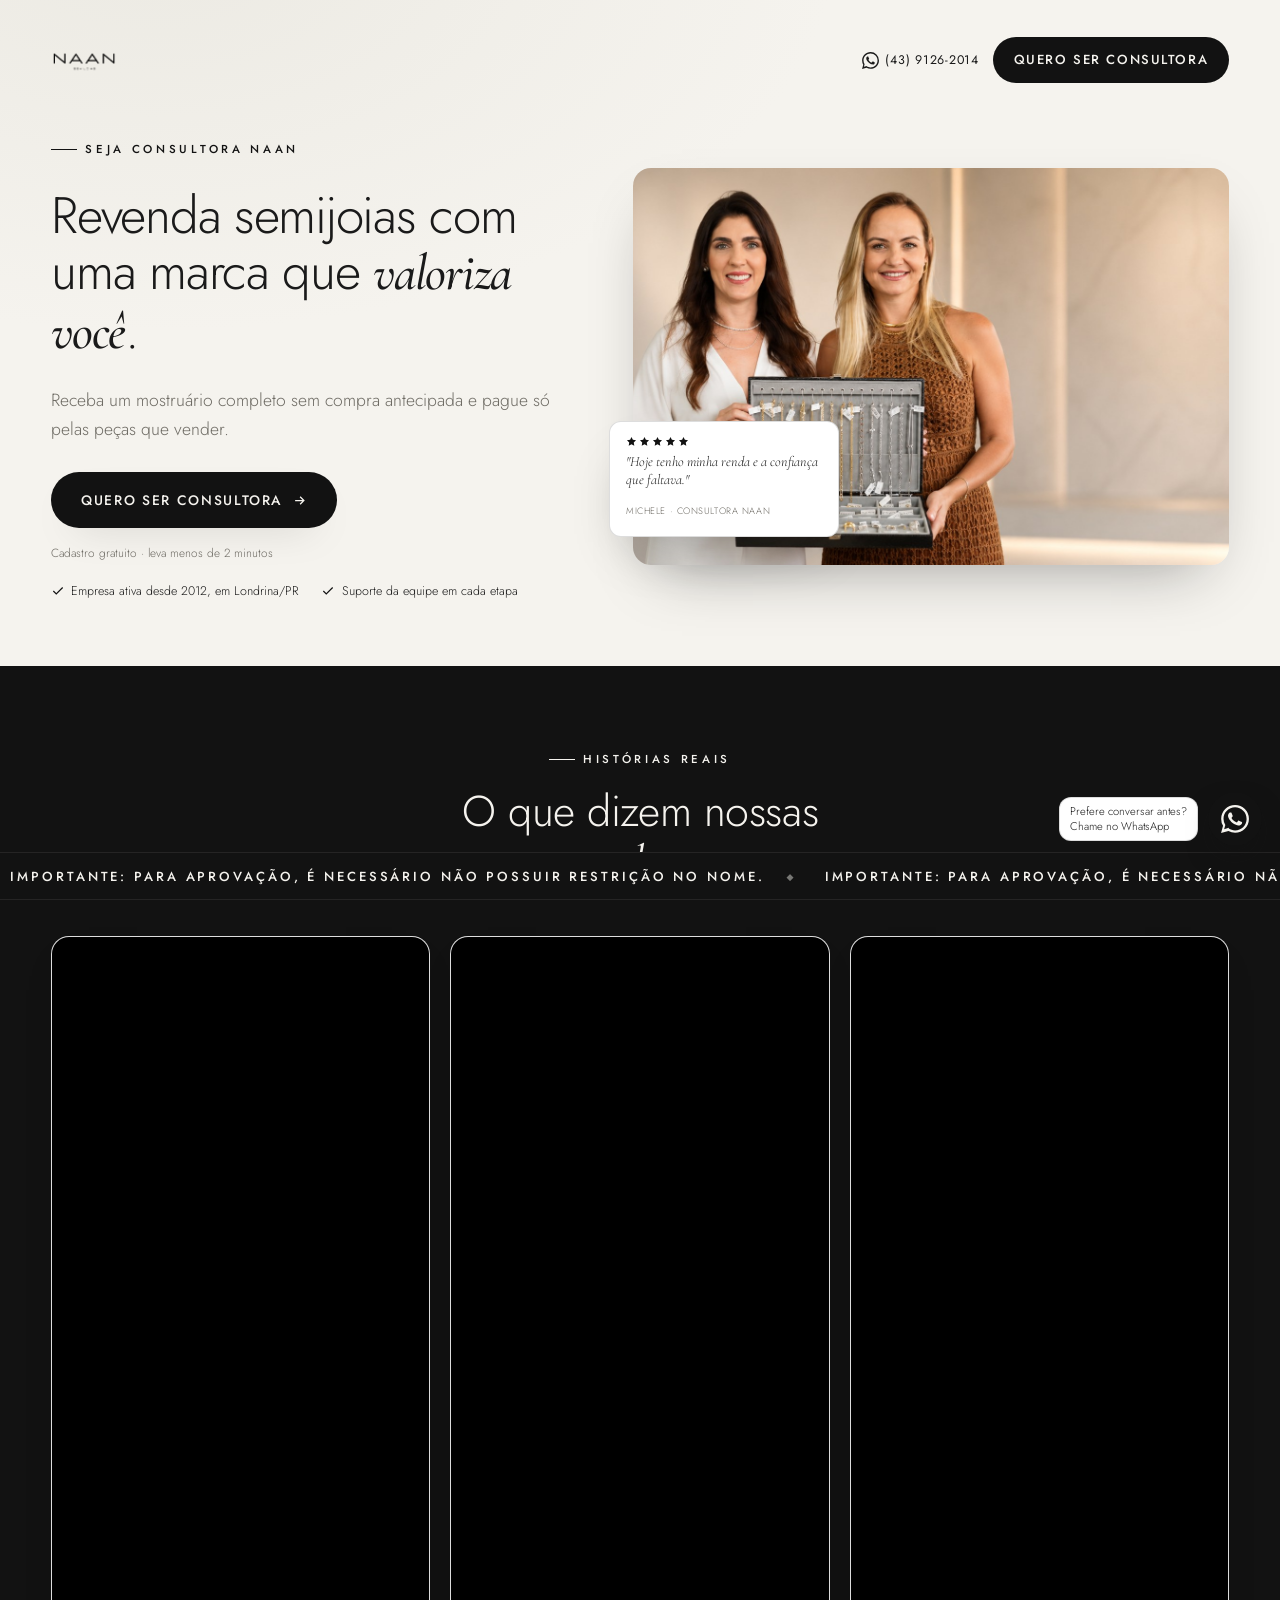
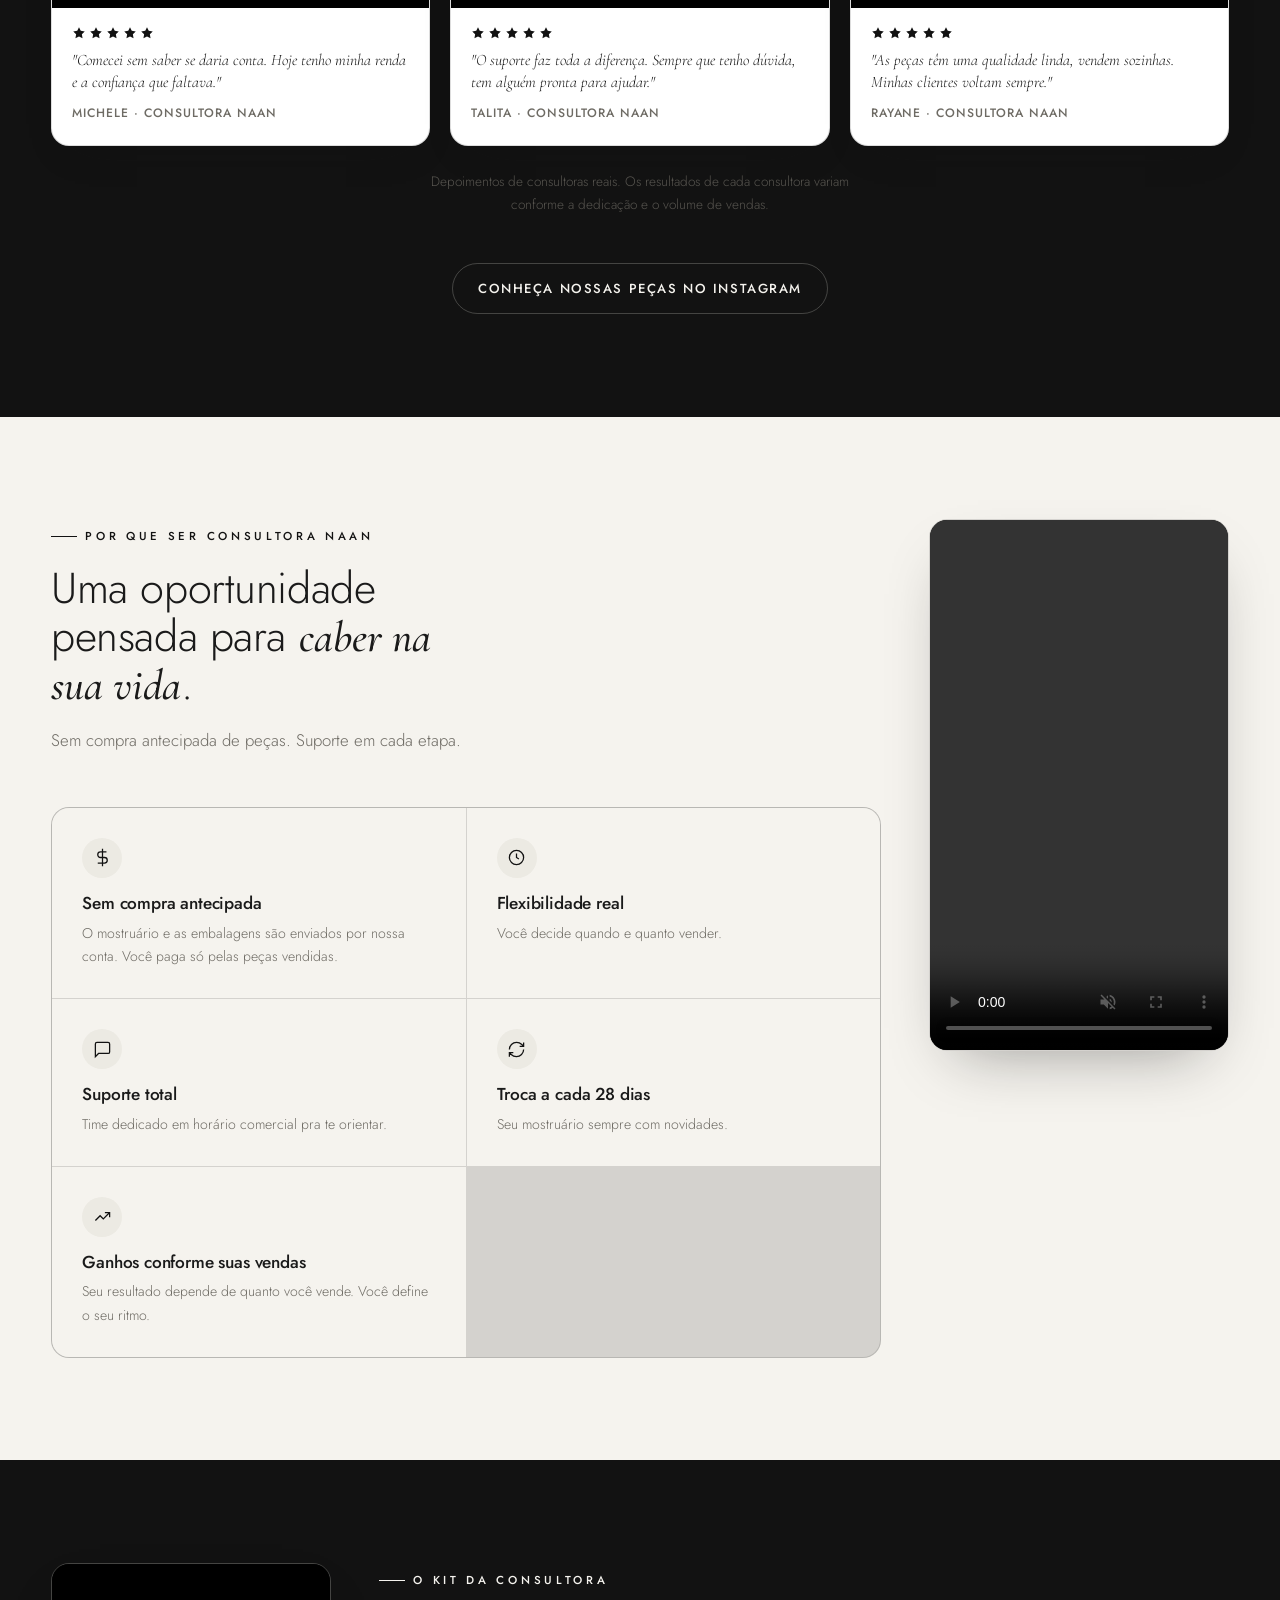
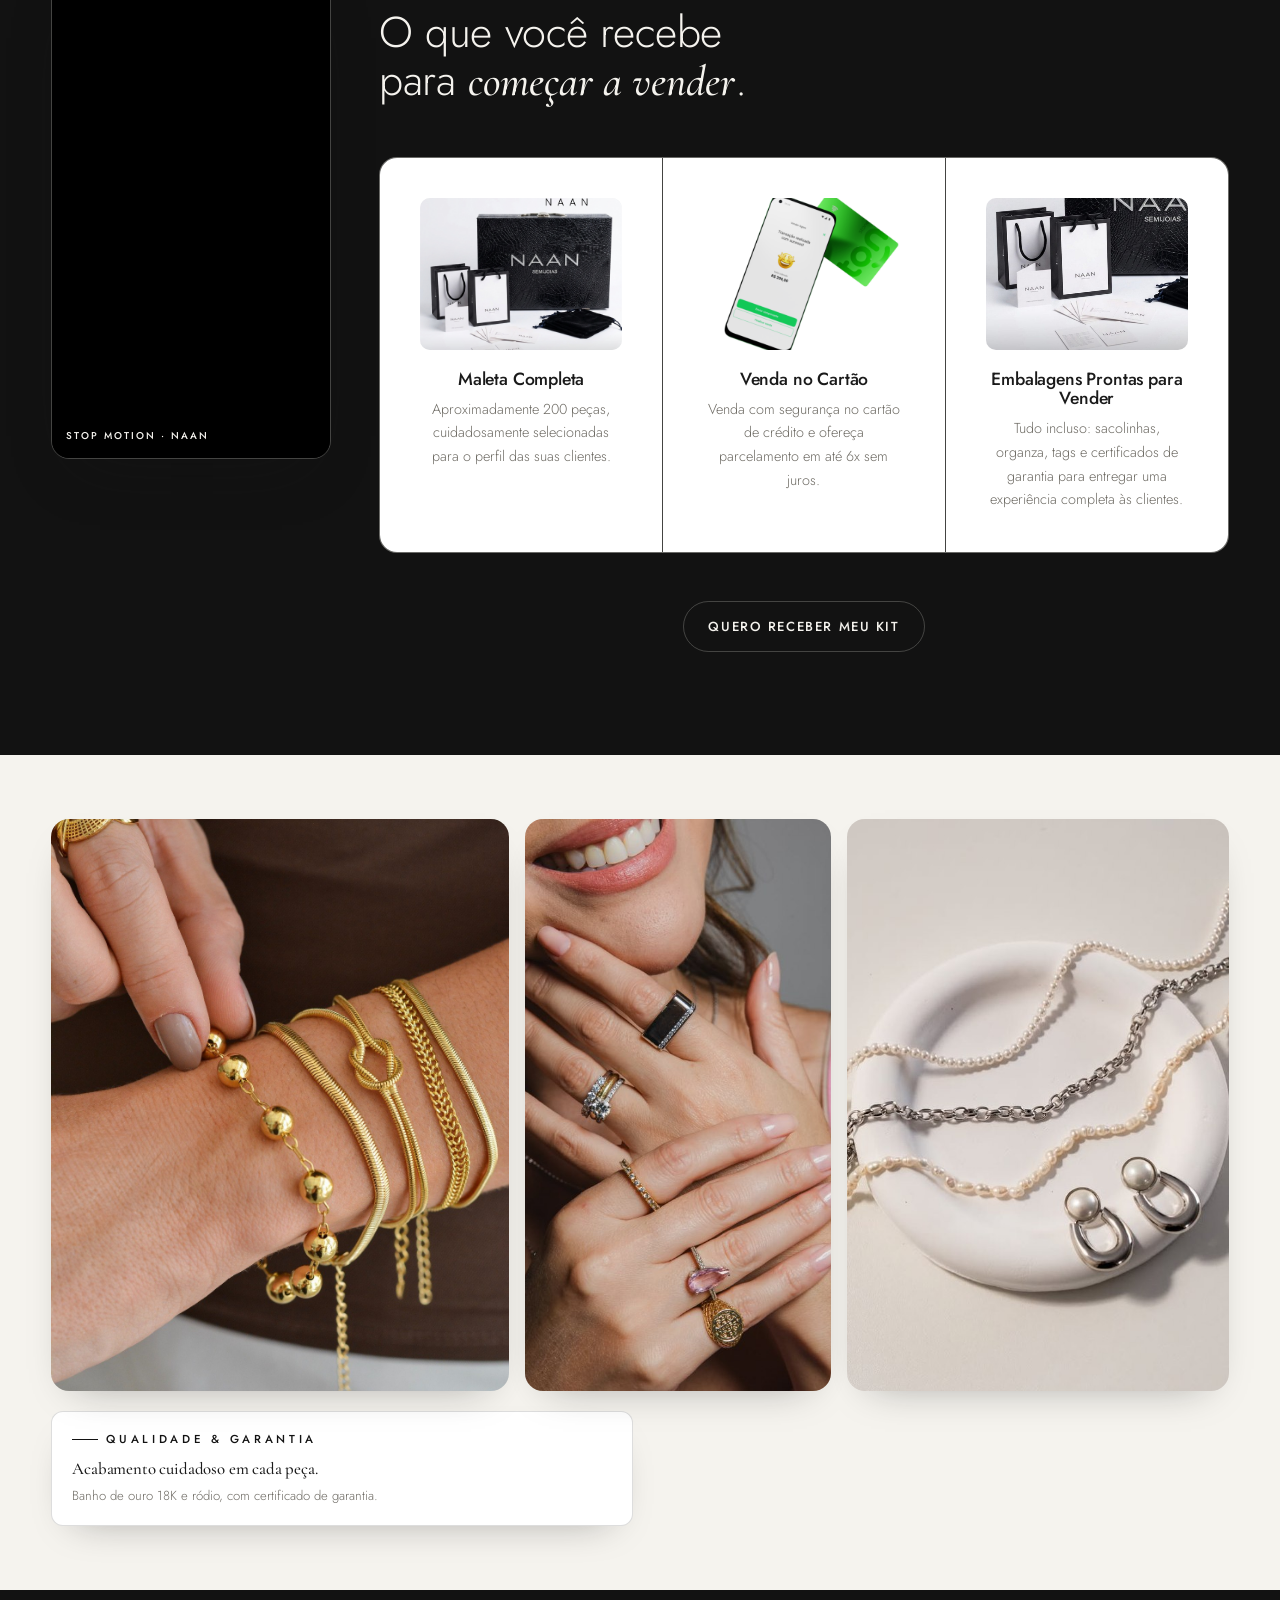
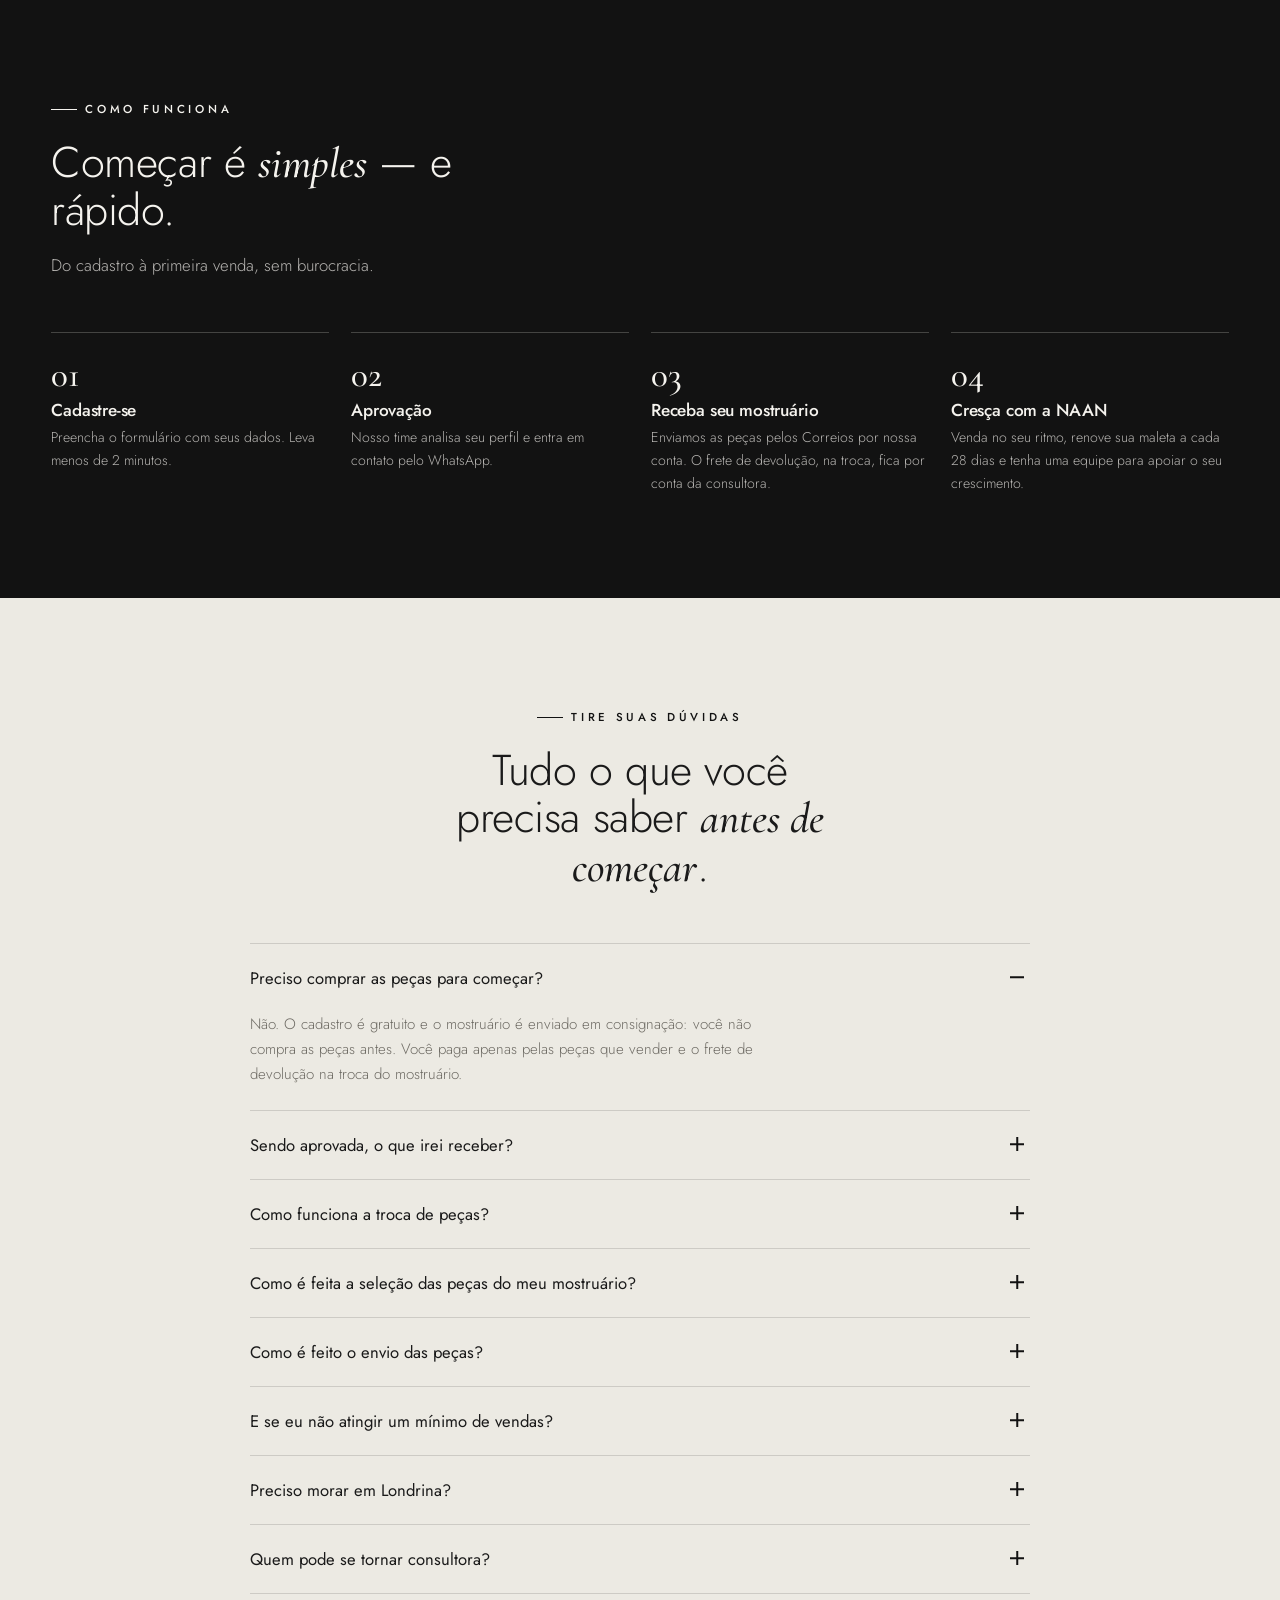
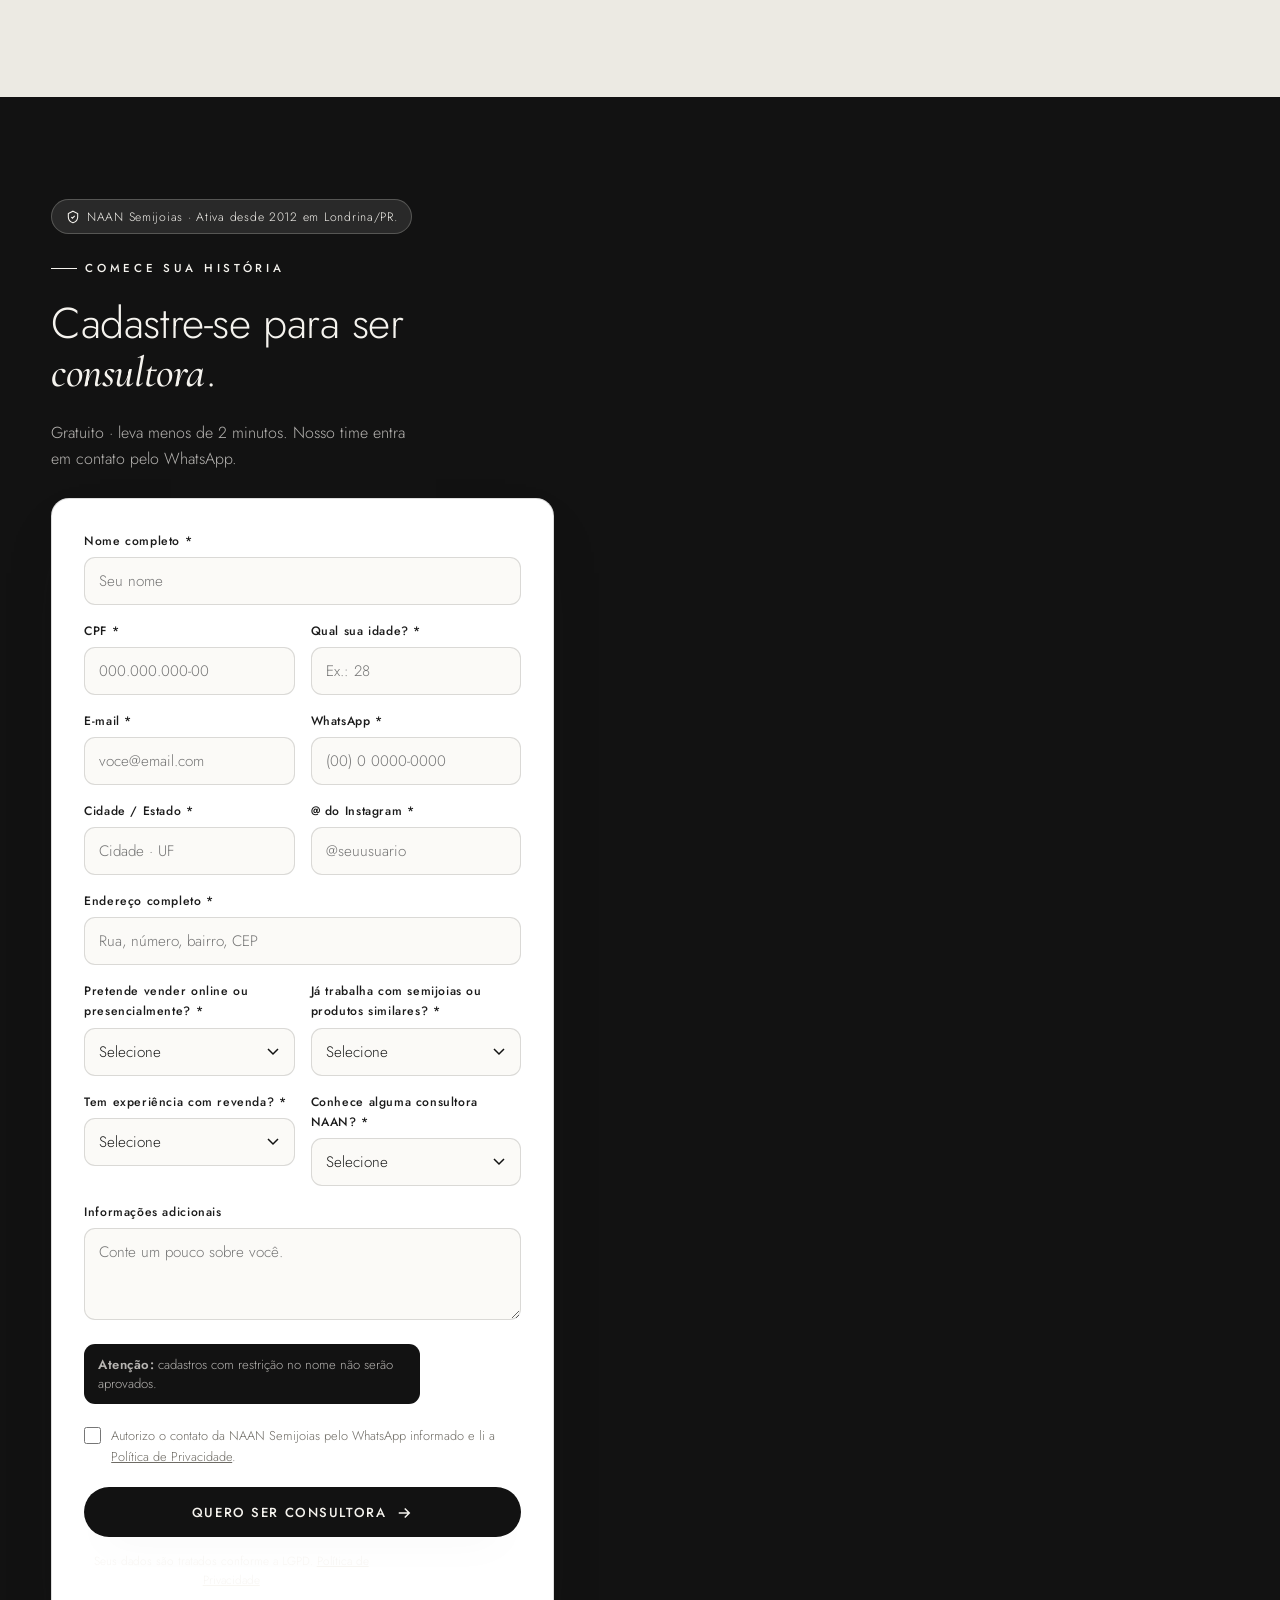
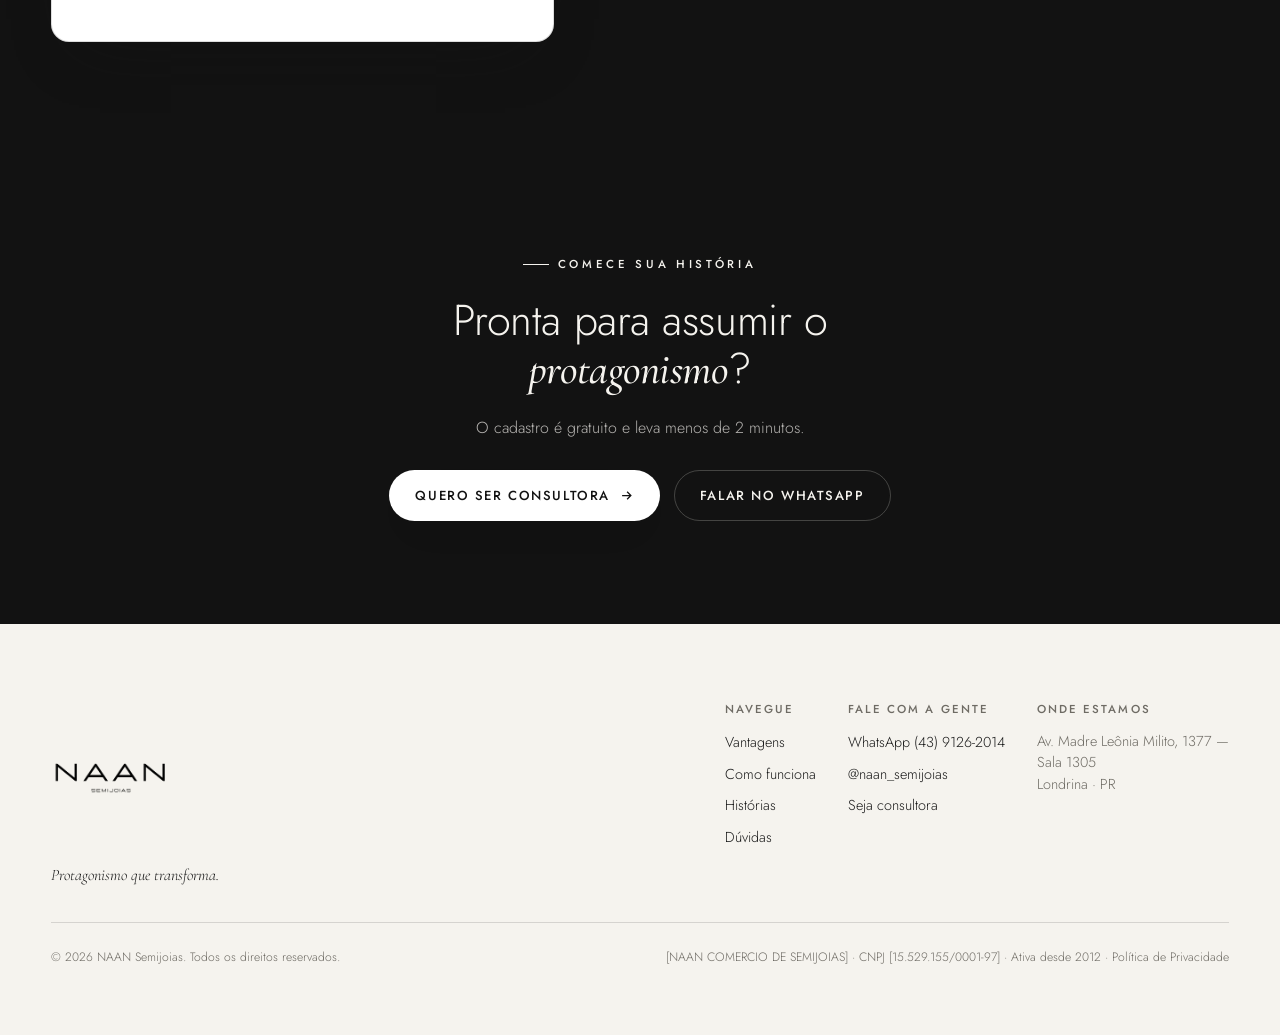
<file: index.html>
<!DOCTYPE html>
<html lang="pt-BR">
<head><!-- Google Tag Manager -->
<script>(function(w,d,s,l,i){w[l]=w[l]||[];w[l].push({'gtm.start':
new Date().getTime(),event:'gtm.js'});var f=d.getElementsByTagName(s)[0],
j=d.createElement(s),dl=l!='dataLayer'?'&l='+l:'';j.async=true;j.src=
'https://www.googletagmanager.com/gtm.js?id='+i+dl;f.parentNode.insertBefore(j,f);
})(window,document,'script','dataLayer','GTM-T8434CCS');</script>
<!-- End Google Tag Manager -->
<meta charset="UTF-8">
<meta name="viewport" content="width=device-width, initial-scale=1">
<title>Seja Consultora NAAN Semijoias · Revenda de Semijoias</title>
<meta name="description" content="Revenda semijoias NAAN: mostruário com cerca de 200 peças, sem compra antecipada, troca a cada 28 dias e suporte da equipe. Empresa de Londrina/PR desde 2012.">
<meta property="og:title" content="Seja Consultora NAAN Semijoias">
<meta property="og:description" content="Revenda semijoias NAAN com mostruário completo, sem compra antecipada e suporte da equipe.">
<meta property="og:type" content="website">
<meta property="og:image" content="assets/hero-consultoras-crop.jpg">
<meta name="twitter:card" content="summary_large_image">

<link rel="preconnect" href="https://fonts.googleapis.com">
<link rel="preconnect" href="https://fonts.gstatic.com" crossorigin>
<link rel="stylesheet" href="https://fonts.googleapis.com/css2?family=Cormorant+Garamond:ital,wght@0,400;0,500;1,400;1,500&family=Jost:wght@300;400;500;600&display=swap">
<link rel="stylesheet" href="css/styles.css">
<style>
  .kit-card .kit-photo{display:block;width:100%;height:auto;aspect-ratio:4/3;object-fit:cover;border-radius:10px;margin:0 0 1.25rem;background:#f4f4f4}
</style>
</head>
<body>
<!-- Google Tag Manager (noscript) -->
<noscript><iframe src="https://www.googletagmanager.com/ns.html?id=GTM-T8434CCS"
height="0" width="0" style="display:none;visibility:hidden"></iframe></noscript>
<!-- End Google Tag Manager (noscript) -->

<!-- HEADER -->
<header class="site" id="siteHeader">
  <div class="wrap nav">
    <a href="#topo" class="brand" aria-label="NAAN Semijoias">
      <img src="assets/logo-naan.png" alt="NAAN Semijoias" class="brand-logo">
    </a>
    <div class="nav-cta">
      <a class="nav-wa" href="https://wa.me/554391262014" target="_blank" rel="noopener">
        <svg viewBox="0 0 24 24" fill="currentColor" aria-hidden="true"><path d="M.057 24l1.687-6.163a11.867 11.867 0 01-1.587-5.945C.16 5.335 5.495 0 12.05 0a11.82 11.82 0 018.413 3.488 11.82 11.82 0 013.48 8.414c-.003 6.557-5.338 11.892-11.893 11.892a11.9 11.9 0 01-5.688-1.448L.057 24zm6.597-3.807c1.676.995 3.276 1.591 5.392 1.592 5.448 0 9.886-4.434 9.889-9.885.002-5.462-4.415-9.89-9.881-9.892-5.452 0-9.887 4.434-9.889 9.884a9.86 9.86 0 001.523 5.26l-.999 3.648 3.965-1.207zm11.387-5.464c-.074-.124-.272-.198-.57-.347-.297-.149-1.758-.868-2.031-.967-.272-.099-.47-.149-.669.149-.198.297-.768.967-.941 1.165-.173.198-.347.223-.644.074-.297-.149-1.255-.462-2.39-1.475-.883-.788-1.48-1.761-1.653-2.059-.173-.297-.018-.458.13-.606.134-.133.297-.347.446-.521.151-.172.2-.296.3-.495.099-.198.05-.372-.025-.521-.075-.148-.669-1.611-.916-2.206-.242-.579-.487-.501-.669-.51l-.57-.01c-.198 0-.52.074-.792.372s-1.04 1.016-1.04 2.479 1.065 2.876 1.213 3.074c.149.198 2.095 3.2 5.076 4.487.709.306 1.263.489 1.694.626.712.226 1.36.194 1.872.118.571-.085 1.758-.719 2.006-1.413.248-.695.248-1.29.173-1.414z"/></svg>
        <span>(43) 9126-2014</span>
      </a>
      <a href="#cadastro" class="btn btn-primary nav-btn" style="padding:.85em 1.5em">
        <span class="lg">Quero ser consultora</span>
        <span class="sm">Cadastre-se</span>
      </a>
    </div>
  </div>
</header>

<!-- HERO -->
<section class="hero" id="topo">
  <div class="wrap hero-grid">
    <div class="hero-copy">
      <span class="eyebrow">Seja consultora NAAN</span>
      <h1 class="display">Revenda semijoias com uma marca que <em>valoriza você</em>.</h1>
      <p class="lead">Receba um mostruário completo sem compra antecipada e pague só pelas peças que vender.</p>
      <div class="hero-cta">
        <a href="#cadastro" class="btn btn-primary">
          Quero ser consultora
          <svg viewBox="0 0 24 24" fill="none" stroke="currentColor" stroke-width="2" aria-hidden="true"><path d="M5 12h14M13 6l6 6-6 6"/></svg>
        </a>
      </div>
      <p class="hero-microcopy">Cadastro gratuito · leva menos de 2 minutos</p>
      <div class="trust">
        <span><svg viewBox="0 0 24 24" fill="none" stroke="currentColor" stroke-width="2" aria-hidden="true"><path d="M20 6L9 17l-5-5"/></svg>Empresa ativa desde 2012, em Londrina/PR</span>
        <span><svg viewBox="0 0 24 24" fill="none" stroke="currentColor" stroke-width="2" aria-hidden="true"><path d="M20 6L9 17l-5-5"/></svg>Suporte da equipe em cada etapa</span>
      </div>
    </div>
    <div class="hero-media">
      <img src="assets/hero-consultoras-crop.jpg" alt="Consultoras NAAN Semijoias segurando a maleta com o mostruário">
      <div class="hero-quote">
        <div class="hq-stars">
          <svg viewBox="0 0 24 24" fill="currentColor"><path d="M12 2l3 6.3 6.9 1-5 4.9 1.2 6.8L12 17.8 5.9 21l1.2-6.8-5-4.9 6.9-1z"/></svg>
          <svg viewBox="0 0 24 24" fill="currentColor"><path d="M12 2l3 6.3 6.9 1-5 4.9 1.2 6.8L12 17.8 5.9 21l1.2-6.8-5-4.9 6.9-1z"/></svg>
          <svg viewBox="0 0 24 24" fill="currentColor"><path d="M12 2l3 6.3 6.9 1-5 4.9 1.2 6.8L12 17.8 5.9 21l1.2-6.8-5-4.9 6.9-1z"/></svg>
          <svg viewBox="0 0 24 24" fill="currentColor"><path d="M12 2l3 6.3 6.9 1-5 4.9 1.2 6.8L12 17.8 5.9 21l1.2-6.8-5-4.9 6.9-1z"/></svg>
          <svg viewBox="0 0 24 24" fill="currentColor"><path d="M12 2l3 6.3 6.9 1-5 4.9 1.2 6.8L12 17.8 5.9 21l1.2-6.8-5-4.9 6.9-1z"/></svg>
        </div>
        <p>"Hoje tenho minha renda e a confiança que faltava."</p>
        <span>Michele · Consultora NAAN</span>
      </div>
    </div>
  </div>
</section>

<!-- MARQUEE TARJA — fixo no rodapé da viewport -->
<div class="marquee marquee-fixed" role="note" aria-label="Aviso importante">
  <div class="marquee-track" id="marqueeTrack"></div>
</div>

<!-- SOCIAL PROOF — logo após o hero, para chamar atenção de cara -->
<section class="social-proof on-dark" id="depoimentos">
  <div class="wrap">
    <div class="sec-head center">
      <span class="eyebrow center">Histórias reais</span>
      <h2>O que dizem nossas <em class="accent">consultoras</em>.</h2>
    </div>
    <div class="video-testi-grid">
      <figure class="video-testi">
        <div class="video-testi-media">
          <iframe src="https://www.youtube.com/embed/j1ipic2ukxc?rel=0&modestbranding=1&playsinline=1" title="Depoimento Michele" loading="lazy" allow="accelerometer; autoplay; clipboard-write; encrypted-media; gyroscope; picture-in-picture; web-share" allowfullscreen></iframe>
        </div>
        <figcaption>
          <div class="t-stars">
            <svg viewBox="0 0 24 24" fill="currentColor"><path d="M12 2l3 6.3 6.9 1-5 4.9 1.2 6.8L12 17.8 5.9 21l1.2-6.8-5-4.9 6.9-1z"/></svg>
            <svg viewBox="0 0 24 24" fill="currentColor"><path d="M12 2l3 6.3 6.9 1-5 4.9 1.2 6.8L12 17.8 5.9 21l1.2-6.8-5-4.9 6.9-1z"/></svg>
            <svg viewBox="0 0 24 24" fill="currentColor"><path d="M12 2l3 6.3 6.9 1-5 4.9 1.2 6.8L12 17.8 5.9 21l1.2-6.8-5-4.9 6.9-1z"/></svg>
            <svg viewBox="0 0 24 24" fill="currentColor"><path d="M12 2l3 6.3 6.9 1-5 4.9 1.2 6.8L12 17.8 5.9 21l1.2-6.8-5-4.9 6.9-1z"/></svg>
            <svg viewBox="0 0 24 24" fill="currentColor"><path d="M12 2l3 6.3 6.9 1-5 4.9 1.2 6.8L12 17.8 5.9 21l1.2-6.8-5-4.9 6.9-1z"/></svg>
          </div>
          <p>"Comecei sem saber se daria conta. Hoje tenho minha renda e a confiança que faltava."</p>
          <span class="nm">Michele · Consultora NAAN</span>
        </figcaption>
      </figure>
      <figure class="video-testi">
        <div class="video-testi-media">
          <iframe src="https://www.youtube.com/embed/UDs5m6aSIm4?rel=0&modestbranding=1&playsinline=1" title="Depoimento Talita" loading="lazy" allow="accelerometer; autoplay; clipboard-write; encrypted-media; gyroscope; picture-in-picture; web-share" allowfullscreen></iframe>
        </div>
        <figcaption>
          <div class="t-stars">
            <svg viewBox="0 0 24 24" fill="currentColor"><path d="M12 2l3 6.3 6.9 1-5 4.9 1.2 6.8L12 17.8 5.9 21l1.2-6.8-5-4.9 6.9-1z"/></svg>
            <svg viewBox="0 0 24 24" fill="currentColor"><path d="M12 2l3 6.3 6.9 1-5 4.9 1.2 6.8L12 17.8 5.9 21l1.2-6.8-5-4.9 6.9-1z"/></svg>
            <svg viewBox="0 0 24 24" fill="currentColor"><path d="M12 2l3 6.3 6.9 1-5 4.9 1.2 6.8L12 17.8 5.9 21l1.2-6.8-5-4.9 6.9-1z"/></svg>
            <svg viewBox="0 0 24 24" fill="currentColor"><path d="M12 2l3 6.3 6.9 1-5 4.9 1.2 6.8L12 17.8 5.9 21l1.2-6.8-5-4.9 6.9-1z"/></svg>
            <svg viewBox="0 0 24 24" fill="currentColor"><path d="M12 2l3 6.3 6.9 1-5 4.9 1.2 6.8L12 17.8 5.9 21l1.2-6.8-5-4.9 6.9-1z"/></svg>
          </div>
          <p>"O suporte faz toda a diferença. Sempre que tenho dúvida, tem alguém pronta para ajudar."</p>
          <span class="nm">Talita · Consultora NAAN</span>
        </figcaption>
      </figure>
      <figure class="video-testi">
        <div class="video-testi-media">
          <iframe src="https://www.youtube.com/embed/A5_NVmInYy0?rel=0&modestbranding=1&playsinline=1" title="Depoimento Rayane" loading="lazy" allow="accelerometer; autoplay; clipboard-write; encrypted-media; gyroscope; picture-in-picture; web-share" allowfullscreen></iframe>
        </div>
        <figcaption>
          <div class="t-stars">
            <svg viewBox="0 0 24 24" fill="currentColor"><path d="M12 2l3 6.3 6.9 1-5 4.9 1.2 6.8L12 17.8 5.9 21l1.2-6.8-5-4.9 6.9-1z"/></svg>
            <svg viewBox="0 0 24 24" fill="currentColor"><path d="M12 2l3 6.3 6.9 1-5 4.9 1.2 6.8L12 17.8 5.9 21l1.2-6.8-5-4.9 6.9-1z"/></svg>
            <svg viewBox="0 0 24 24" fill="currentColor"><path d="M12 2l3 6.3 6.9 1-5 4.9 1.2 6.8L12 17.8 5.9 21l1.2-6.8-5-4.9 6.9-1z"/></svg>
            <svg viewBox="0 0 24 24" fill="currentColor"><path d="M12 2l3 6.3 6.9 1-5 4.9 1.2 6.8L12 17.8 5.9 21l1.2-6.8-5-4.9 6.9-1z"/></svg>
            <svg viewBox="0 0 24 24" fill="currentColor"><path d="M12 2l3 6.3 6.9 1-5 4.9 1.2 6.8L12 17.8 5.9 21l1.2-6.8-5-4.9 6.9-1z"/></svg>
          </div>
          <p>"As peças têm uma qualidade linda, vendem sozinhas. Minhas clientes voltam sempre."</p>
          <span class="nm">Rayane · Consultora NAAN</span>
        </figcaption>
      </figure>
    </div>
    <p class="lead" style="text-align:center;font-size:.85rem;opacity:.75;margin:1.5rem auto 0">Depoimentos de consultoras reais. Os resultados de cada consultora variam conforme a dedicação e o volume de vendas.</p>
    <div class="ig-cta">
      <a href="https://www.instagram.com/naan_semijoias/" target="_blank" rel="noopener" class="btn btn-ghost">Conheça nossas peças no Instagram</a>
    </div>
  </div>
</section>

<!-- BENEFITS — logo após os depoimentos, conforme solicitado -->
<section id="vantagens">
  <div class="wrap vantagens-layout">
    <div class="vantagens-main">
      <div class="sec-head">
        <span class="eyebrow">Por que ser consultora NAAN</span>
        <h2>Uma oportunidade pensada para <em class="accent">caber na sua vida</em>.</h2>
        <p class="lead">Sem compra antecipada de peças. Suporte em cada etapa.</p>
      </div>
      <div class="benefits-grid">
        <div class="b-card">
          <div class="b-ico"><svg viewBox="0 0 24 24" fill="none" stroke="currentColor" stroke-width="1.6"><path d="M12 1v22M17 5H9.5a3.5 3.5 0 000 7h5a3.5 3.5 0 010 7H6"/></svg></div>
          <h3>Sem compra antecipada</h3>
          <p>O mostruário e as embalagens são enviados por nossa conta. Você paga só pelas peças vendidas.</p>
        </div>
        <div class="b-card">
          <div class="b-ico"><svg viewBox="0 0 24 24" fill="none" stroke="currentColor" stroke-width="1.6"><circle cx="12" cy="12" r="9"/><path d="M12 7v5l3 2"/></svg></div>
          <h3>Flexibilidade real</h3>
          <p>Você decide quando e quanto vender.</p>
        </div>
        <div class="b-card">
          <div class="b-ico"><svg viewBox="0 0 24 24" fill="none" stroke="currentColor" stroke-width="1.6"><path d="M21 15a2 2 0 01-2 2H7l-4 4V5a2 2 0 012-2h14a2 2 0 012 2z"/></svg></div>
          <h3>Suporte total</h3>
          <p>Time dedicado em horário comercial pra te orientar.</p>
        </div>
        <div class="b-card">
          <div class="b-ico"><svg viewBox="0 0 24 24" fill="none" stroke="currentColor" stroke-width="1.6"><path d="M3 12a9 9 0 019-9 9.75 9.75 0 016.74 2.74L21 8M21 3v5h-5M21 12a9 9 0 01-9 9 9.75 9.75 0 01-6.74-2.74L3 16M3 21v-5h5"/></svg></div>
          <h3>Troca a cada 28 dias</h3>
          <p>Seu mostruário sempre com novidades.</p>
        </div>
      
        <div class="b-card">
          <div class="b-ico"><svg viewBox="0 0 24 24" fill="none" stroke="currentColor" stroke-width="1.6"><path d="M3 17l6-6 4 4 8-8"/><path d="M15 7h6v6"/></svg></div>
          <h3>Ganhos conforme suas vendas</h3>
          <p>Seu resultado depende de quanto você vende. Você define o seu ritmo.</p>
        </div>
      </div>
    </div>
    <div class="vantagens-media">
      <video src="assets/video-vantagens.mp4" controls playsinline muted loop></video>
    </div>
  </div>
</section>

<!-- KIT DA CONSULTORA — inclui o vídeo stop motion, antes usado isoladamente -->
<section class="kit on-dark">
  <div class="wrap kit-layout">
    <div class="kit-media">
      <video src="assets/stop-motion-naan.mp4" autoplay muted loop playsinline></video>
      <span class="vf-label">Stop motion · NAAN</span>
    </div>
    <div class="kit-main">
      <div class="sec-head">
        <span class="eyebrow">O kit da consultora</span>
        <h2>O que você recebe para <em class="accent">começar a vender</em>.</h2>
      </div>
      <div class="kit-grid">
        <div class="kit-card">
          <img class="kit-photo" src="assets/kit-maleta.jpg" alt="Maleta NAAN Semijoias com o mostruário da consultora" width="800" height="600" loading="lazy">
          <h3>Maleta Completa</h3>
          <p>Aproximadamente 200 peças, cuidadosamente selecionadas para o perfil das suas clientes.</p>
        </div>
        <div class="kit-card">
          <img class="kit-photo" src="assets/kit-cartao.jpg" alt="Celular com aplicativo de pagamento por aproximação para vender no cartão" width="800" height="600" loading="lazy">
          <h3>Venda no Cartão</h3>
          <p>Venda com segurança no cartão de crédito e ofereça parcelamento em até 6x sem juros.</p>
        </div>
        <div class="kit-card">
          <img class="kit-photo" src="assets/kit-embalagens.jpg" alt="Sacolas, cartões de garantia e tags NAAN para embalar as peças" width="800" height="600" loading="lazy">
          <h3>Embalagens Prontas para Vender</h3>
          <p>Tudo incluso: sacolinhas, organza, tags e certificados de garantia para entregar uma experiência completa às clientes.</p>
        </div>
      </div>
      <div class="ig-cta">
        <a href="#cadastro" class="btn btn-ghost">Quero receber meu kit</a>
      </div>
    </div>
  </div>
</section>

<!-- SHOWCASE STRIP + QUALIDADE/SEM RISCO (compactos, na mesma seção das fotos) -->
<section class="showcase">
  <div class="wrap">
    <div class="showcase-grid">
      <figure><img src="assets/rings-naan.jpg" alt="Anéis e correntes NAAN" loading="lazy"></figure>
      <figure><img src="assets/heart-necklace.jpg" alt="Colar de coração dourado NAAN" loading="lazy"></figure>
      <figure><img src="assets/pearls-tray.jpg" alt="Composição com pérolas e brincos NAAN" loading="lazy"></figure>
    </div>
    <div class="highlight-grid compact">
      <div class="hl-card">
        <span class="eyebrow">Qualidade &amp; garantia</span>
        <h3>Acabamento cuidadoso em cada peça.</h3>
        <p>Banho de ouro 18K e ródio, com certificado de garantia.</p>
      </div>
    </div>
  </div>
</section>

<!-- HOW IT WORKS -->
<section id="como-funciona" class="on-dark">
  <div class="wrap">
    <div class="sec-head">
      <span class="eyebrow">Como funciona</span>
      <h2>Começar é <em class="accent">simples</em> — e rápido.</h2>
      <p class="lead">Do cadastro à primeira venda, sem burocracia.</p>
    </div>
    <div class="steps-grid">
      <div class="hstep">
        <div class="n">01</div>
        <h3>Cadastre-se</h3>
        <p>Preencha o formulário com seus dados. Leva menos de 2 minutos.</p>
      </div>
      <div class="hstep">
        <div class="n">02</div>
        <h3>Aprovação</h3>
        <p>Nosso time analisa seu perfil e entra em contato pelo WhatsApp.</p>
      </div>
      <div class="hstep">
        <div class="n">03</div>
        <h3>Receba seu mostruário</h3>
        <p>Enviamos as peças pelos Correios por nossa conta. O frete de devolução, na troca, fica por conta da consultora.</p>
      </div>
      <div class="hstep">
        <div class="n">04</div>
        <h3>Cresça com a NAAN</h3>
        <p>Venda no seu ritmo, renove sua maleta a cada 28 dias e tenha uma equipe para apoiar o seu crescimento.</p>
      </div>
    </div>
  </div>
</section>

<!-- FAQ -->
<section class="faq" id="duvidas">
  <div class="wrap">
    <div class="sec-head center">
      <span class="eyebrow center">Tire suas dúvidas</span>
      <h2>Tudo o que você precisa saber <em class="accent">antes de começar</em>.</h2>
    </div>
    <div class="faq-list" id="faqList">
      <div class="faq-item open">
        <button class="faq-q" type="button">Preciso comprar as peças para começar?<span class="pm"></span></button>
        <div class="faq-a"><p>Não. O cadastro é gratuito e o mostruário é enviado em consignação: você não compra as peças antes. Você paga apenas pelas peças que vender e o frete de devolução na troca do mostruário.</p></div>
      </div>
      <div class="faq-item">
        <button class="faq-q" type="button">Sendo aprovada, o que irei receber?<span class="pm"></span></button>
        <div class="faq-a"><p>Mostruário com ~200 peças, embalagens completas e maquininha para venda em até 6x.</p></div>
      </div>
      <div class="faq-item">
        <button class="faq-q" type="button">Como funciona a troca de peças?<span class="pm"></span></button>
        <div class="faq-a"><p>A cada 28 dias você renova seu mostruário com novidades.</p></div>
      </div>
      <div class="faq-item">
        <button class="faq-q" type="button">Como é feita a seleção das peças do meu mostruário?<span class="pm"></span></button>
        <div class="faq-a"><p>De forma individualizada, pensando no perfil das suas clientes.</p></div>
      </div>
      <div class="faq-item">
        <button class="faq-q" type="button">Como é feito o envio das peças?<span class="pm"></span></button>
        <div class="faq-a"><p>Pelos Correios. O envio até você é por nossa conta; a devolução para troca fica por conta da consultora.</p></div>
      </div>
      <div class="faq-item">
        <button class="faq-q" type="button">E se eu não atingir um mínimo de vendas?<span class="pm"></span></button>
        <div class="faq-a"><p>Você só paga pelas peças que vender. Não há multa. Faremos uma reavaliação para continuação da parceria.</p></div>
      </div>
      <div class="faq-item">
        <button class="faq-q" type="button">Preciso morar em Londrina?<span class="pm"></span></button>
        <div class="faq-a"><p>Não. Atendemos várias regiões do Brasil, incluindo Paraná, Santa Catarina e São Paulo.</p></div>
      </div>
      <div class="faq-item">
        <button class="faq-q" type="button">Quem pode se tornar consultora?<span class="pm"></span></button>
        <div class="faq-a"><p>Mulheres maiores de 18 anos, sem restrição no nome.</p></div>
      </div>
    </div>
  </div>
</section>

<!-- FORM -->
<section class="form-sec" id="cadastro">
  <div class="wrap">
    <div class="form-grid">
      <div class="form-intro">
        <span class="since-badge">
          <svg viewBox="0 0 24 24" fill="none" stroke="currentColor" stroke-width="1.8"><path d="M12 2l8 4v6c0 5-3.5 8.5-8 10-4.5-1.5-8-5-8-10V6z"/><path d="M9 12l2 2 4-4"/></svg>
          NAAN Semijoias · Ativa desde 2012 em Londrina/PR.
        </span>
        <span class="eyebrow">Comece sua história</span>
        <h2>Cadastre-se para ser <em>consultora</em>.</h2>
        <p>Gratuito · leva menos de 2 minutos. Nosso time entra em contato pelo WhatsApp.</p>
        <ul class="form-points">
          
    


      <div class="form-card">
        <div class="form-success" id="formSuccess" style="display:none">
          <div class="ck"><svg viewBox="0 0 24 24" fill="none" stroke="currentColor" stroke-width="2"><path d="M20 6L9 17l-5-5"/></svg></div>
          <h3>Cadastro recebido!</h3>
          <p>Em breve nosso time entra em contato pelo WhatsApp. Seja muito bem-vinda à NAAN.</p>
        </div>

        <form id="cadastroForm" novalidate>
          <div class="field">
            <label for="nome">Nome completo *</label>
            <input id="nome" name="nome" type="text" placeholder="Seu nome" required maxlength="120">
          </div>
          <div class="field-row">
            <div class="field">
              <label for="cpf">CPF *</label>
              <input id="cpf" name="cpf" type="text" placeholder="000.000.000-00" required maxlength="14">
            </div>
            <div class="field">
              <label for="idade">Qual sua idade? *</label>
              <input id="idade" name="idade" type="number" min="18" max="99" placeholder="Ex.: 28" required>
            </div>
          </div>
          <div class="field-row">
            <div class="field">
              <label for="email">E-mail *</label>
              <input id="email" name="email" type="email" placeholder="voce@email.com" required maxlength="160">
            </div>
            <div class="field">
              <label for="whats">WhatsApp *</label>
              <input id="whats" name="whats" type="tel" placeholder="(00) 0 0000-0000" required>
            </div>
          </div>
          <div class="field-row">
            <div class="field">
              <label for="cidade">Cidade / Estado *</label>
              <input id="cidade" name="cidade" type="text" placeholder="Cidade · UF" required>
            </div>
            <div class="field">
              <label for="ig">@ do Instagram *</label>
              <input id="ig" name="ig" type="text" placeholder="@seuusuario" required>
            </div>
          </div>
          <div class="field">
            <label for="endereco">Endereço completo *</label>
            <input id="endereco" name="endereco" type="text" placeholder="Rua, número, bairro, CEP" required>
          </div>
          <div class="field-row">
            <div class="field">
              <label for="modo">Pretende vender online ou presencialmente? *</label>
              <select id="modo" name="modo" required defaultValue="">
                <option value="" disabled selected>Selecione</option>
                <option>Online</option>
                <option>Presencialmente</option>
                <option>Ambos</option>
              </select>
            </div>
            <div class="field">
              <label for="exp">Já trabalha com semijoias ou produtos similares? *</label>
              <select id="exp" name="exp" required>
                <option value="" disabled selected>Selecione</option>
                <option>Sim</option>
                <option>Não</option>
              </select>
            </div>
          </div>
          <div class="field-row">
            <div class="field">
              <label for="revenda">Tem experiência com revenda? *</label>
              <select id="revenda" name="revenda" required>
                <option value="" disabled selected>Selecione</option>
                <option>Sim</option>
                <option>Não</option>
              </select>
            </div>
            <div class="field">
              <label for="conhece">Conhece alguma consultora NAAN? *</label>
              <select id="conhece" name="conhece" required>
                <option value="" disabled selected>Selecione</option>
                <option value="Sim">Sim</option>
                <option value="Não">Não</option>
              </select>
            </div>
          </div>
          <div class="field-row" id="consultoraNomeRow" style="display:none">
            <div class="field">
              <label for="consultora-nome">Qual o nome da consultora?</label>
              <input id="consultora-nome" name="consultora-nome" type="text" placeholder="Nome da consultora" maxlength="120">
            </div>
          </div>
          <div class="field">
            <label for="info">Informações adicionais</label>
            <textarea id="info" name="info" rows="3" placeholder="Conte um pouco sobre você." maxlength="800"></textarea>
          </div>
          <p class="form-note"><strong>Atenção:</strong> cadastros com restrição no nome não serão aprovados.</p>
          <label class="consent">
            <input type="checkbox" required>
            <span>Autorizo o contato da NAAN Semijoias pelo WhatsApp informado e li a <a href="privacidade.html" target="_blank" style="text-decoration:underline">Política de Privacidade</a>.</span>
          </label>
          <button type="submit" class="btn btn-primary">
            Quero ser consultora
            <svg viewBox="0 0 24 24" fill="none" stroke="currentColor" stroke-width="2"><path d="M5 12h14M13 6l6 6-6 6"/></svg>
          </button>
          <p class="form-foot">Seus dados são tratados conforme a LGPD. <a href="privacidade.html" target="_blank" style="text-decoration:underline">Política de Privacidade</a></p>
        </form>
      </div>
    </div>
  </div>
</section>

<!-- CLOSING CTA -->
<section class="cta-band on-dark">
  <div class="wrap">
    <span class="eyebrow center">Comece sua história</span>
    <h2>Pronta para assumir o <em>protagonismo</em>?</h2>
    <p>O cadastro é gratuito e leva menos de 2 minutos.</p>
    <div class="btns">
      <a href="#cadastro" class="btn btn-primary" style="background:var(--white);color:var(--black)">
        Quero ser consultora
        <svg viewBox="0 0 24 24" fill="none" stroke="currentColor" stroke-width="2"><path d="M5 12h14M13 6l6 6-6 6"/></svg>
      </a>
      <a href="https://wa.me/554391262014" target="_blank" rel="noopener" class="btn btn-ghost">Falar no WhatsApp</a>
    </div>
  </div>
</section>

<!-- FOOTER -->
<footer>
  <div class="wrap">
    <div class="foot-top">
      <div class="foot-brand">
        <img src="assets/logo-naan.png" alt="NAAN Semijoias">
        <div class="tag">Protagonismo que transforma.</div>
      </div>
      <div class="foot-links">
        <div class="foot-col">
          <h4>Navegue</h4>
          <a href="#vantagens">Vantagens</a>
          <a href="#como-funciona">Como funciona</a>
          <a href="#depoimentos">Histórias</a>
          <a href="#duvidas">Dúvidas</a>
        </div>
        <div class="foot-col">
          <h4>Fale com a gente</h4>
          <a href="https://wa.me/554391262014" target="_blank" rel="noopener">WhatsApp (43) 9126-2014</a>
          <a href="https://www.instagram.com/naan_semijoias/" target="_blank" rel="noopener">@naan_semijoias</a>
          <a href="#cadastro">Seja consultora</a>
        </div>
        <div class="foot-col">
          <h4>Onde estamos</h4>
          <p class="addr">Av. Madre Leônia Milito, 1377 — Sala 1305<br>Londrina · PR</p>
        </div>
      </div>
    </div>
    <div class="foot-bottom">
      <span id="footYear">© NAAN Semijoias. Todos os direitos reservados.</span>
      <span>[NAAN COMERCIO DE SEMIJOIAS] · CNPJ [15.529.155/0001-97] · Ativa desde 2012 · <a href="privacidade.html">Política de Privacidade</a></span>
    </div>
  </div>
</footer>

<div class="wa-dock">
  <span class="wa-tip">Prefere conversar antes?<br>Chame no WhatsApp</span>
  <a class="wa-float" href="https://wa.me/554391262014" target="_blank" rel="noopener" aria-label="Falar no WhatsApp">
    <svg viewBox="0 0 24 24" fill="currentColor" aria-hidden="true"><path d="M.057 24l1.687-6.163a11.867 11.867 0 01-1.587-5.945C.16 5.335 5.495 0 12.05 0a11.82 11.82 0 018.413 3.488 11.82 11.82 0 013.48 8.414c-.003 6.557-5.338 11.892-11.893 11.892a11.9 11.9 0 01-5.688-1.448L.057 24zm6.597-3.807c1.676.995 3.276 1.591 5.392 1.592 5.448 0 9.886-4.434 9.889-9.885.002-5.462-4.415-9.89-9.881-9.892-5.452 0-9.887 4.434-9.889 9.884a9.86 9.86 0 001.523 5.26l-.999 3.648 3.965-1.207zm11.387-5.464c-.074-.124-.272-.198-.57-.347-.297-.149-1.758-.868-2.031-.967-.272-.099-.47-.149-.669.149-.198.297-.768.967-.941 1.165-.173.198-.347.223-.644.074-.297-.149-1.255-.462-2.39-1.475-.883-.788-1.48-1.761-1.653-2.059-.173-.297-.018-.458.13-.606.134-.133.297-.347.446-.521.151-.172.2-.296.3-.495.099-.198.05-.372-.025-.521-.075-.148-.669-1.611-.916-2.206-.242-.579-.487-.501-.669-.51l-.57-.01c-.198 0-.52.074-.792.372s-1.04 1.016-1.04 2.479 1.065 2.876 1.213 3.074c.149.198 2.095 3.2 5.076 4.487.709.306 1.263.489 1.694.626.712.226 1.36.194 1.872.118.571-.085 1.758-.719 2.006-1.413.248-.695.248-1.29.173-1.414z"/></svg>
  </a>
</div>

<script src="js/main.js"></script>
</body>
</html>
</file>
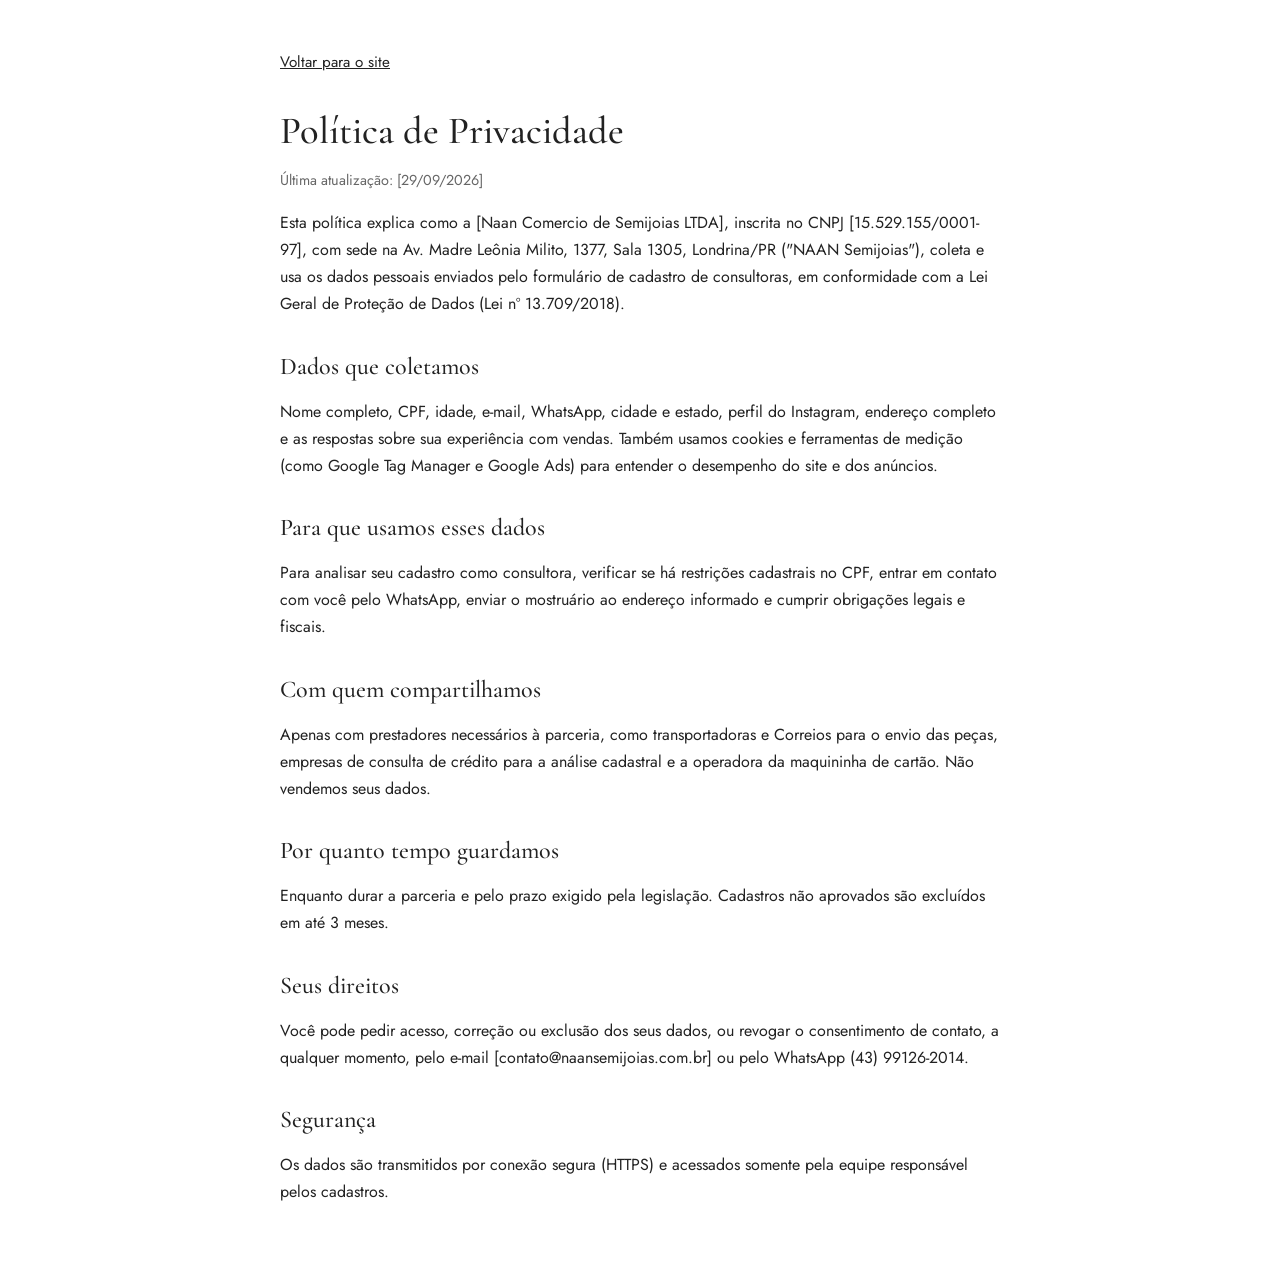
<file: privacidade.html>
<!DOCTYPE html>
<html lang="pt-BR">
<head>
<meta charset="UTF-8">
<meta name="viewport" content="width=device-width, initial-scale=1">
<title>Política de Privacidade · NAAN Semijoias</title>
<meta name="robots" content="index, follow">
<link rel="stylesheet" href="https://fonts.googleapis.com/css2?family=Cormorant+Garamond:wght@500&family=Jost:wght@400;500&display=swap">
<style>
  body{margin:0;font-family:Jost,system-ui,sans-serif;color:#222;background:#fff;line-height:1.7}
  main{max-width:720px;margin:0 auto;padding:3rem 1.25rem 4rem}
  h1,h2{font-family:"Cormorant Garamond",Georgia,serif;font-weight:500;line-height:1.2}
  h1{font-size:2.4rem;margin:0 0 .5rem}
  h2{font-size:1.5rem;margin:2.2rem 0 .4rem}
  a{color:inherit}
  .back{display:inline-block;margin-bottom:2rem;font-size:.95rem}
  .muted{color:#666;font-size:.9rem}
</style>
</head>
<body>
<main>
  <a class="back" href="index.html">Voltar para o site</a>
  <h1>Política de Privacidade</h1>
  <p class="muted">Última atualização: [29/09/2026]</p>

  <p>Esta política explica como a [Naan Comercio de Semijoias LTDA], inscrita no CNPJ [15.529.155/0001-97], com sede na Av. Madre Leônia Milito, 1377, Sala 1305, Londrina/PR ("NAAN Semijoias"), coleta e usa os dados pessoais enviados pelo formulário de cadastro de consultoras, em conformidade com a Lei Geral de Proteção de Dados (Lei nº 13.709/2018).</p>

  <h2>Dados que coletamos</h2>
  <p>Nome completo, CPF, idade, e-mail, WhatsApp, cidade e estado, perfil do Instagram, endereço completo e as respostas sobre sua experiência com vendas. Também usamos cookies e ferramentas de medição (como Google Tag Manager e Google Ads) para entender o desempenho do site e dos anúncios.</p>

  <h2>Para que usamos esses dados</h2>
  <p>Para analisar seu cadastro como consultora, verificar se há restrições cadastrais no CPF, entrar em contato com você pelo WhatsApp, enviar o mostruário ao endereço informado e cumprir obrigações legais e fiscais.</p>

  <h2>Com quem compartilhamos</h2>
  <p>Apenas com prestadores necessários à parceria, como transportadoras e Correios para o envio das peças, empresas de consulta de crédito para a análise cadastral e a operadora da maquininha de cartão. Não vendemos seus dados.</p>

  <h2>Por quanto tempo guardamos</h2>
  <p>Enquanto durar a parceria e pelo prazo exigido pela legislação. Cadastros não aprovados são excluídos em até 3 meses.</p>

  <h2>Seus direitos</h2>
  <p>Você pode pedir acesso, correção ou exclusão dos seus dados, ou revogar o consentimento de contato, a qualquer momento, pelo e-mail [contato@naansemijoias.com.br] ou pelo WhatsApp (43) 99126-2014.</p>

  <h2>Segurança</h2>
  <p>Os dados são transmitidos por conexão segura (HTTPS) e acessados somente pela equipe responsável pelos cadastros.</p>
</main>
</body>
</html>
</file>
<file: css/styles.css>
/* ============ NAAN Semijoias — Landing (HTML/CSS/JS puro) ============ */

:root{
  --offwhite:#f5f3ee;
  --white:#ffffff;
  --haze:#eceae3;
  --black:#121212;
  --black-soft:#1e1e1e;
  --ink:#1a1a1a;
  --muted:#6e6b64;
  --on-dark:#f5f3ee;
  --on-dark-mut:rgba(245,243,238,.72);
  --line:rgba(18,18,18,.14);
  --line-soft:rgba(18,18,18,.07);
  --line-dark:rgba(245,243,238,.22);
  --shadow:0 26px 60px -28px rgba(18,18,18,.42);
  --shadow-soft:0 16px 40px -24px rgba(18,18,18,.4);
  --r:18px;
  --sans:'Jost',system-ui,sans-serif;
  --serif:'Cormorant Garamond',Georgia,serif;
  --mx:min(1180px,92vw);
}

*{margin:0;padding:0;box-sizing:border-box}
html{scroll-behavior:smooth}
body{
  font-family:var(--sans);
  background:var(--offwhite);
  color:var(--ink);
  font-weight:300;
  line-height:1.65;
  -webkit-font-smoothing:antialiased;
  overflow-x:hidden;
}
img{max-width:100%;display:block}
a{color:inherit;text-decoration:none}

.eyebrow{font-family:var(--sans);font-weight:500;font-size:.72rem;letter-spacing:.32em;text-transform:uppercase;color:var(--black);display:inline-flex;align-items:center;gap:.7em}
.eyebrow::before{content:"";width:26px;height:1px;background:var(--black);display:inline-block}
.eyebrow.center{justify-content:center}
h1,h2,h3{font-weight:400;color:var(--ink);line-height:1.1;letter-spacing:-.01em}
.serif{font-family:var(--serif)}
.display{font-family:var(--sans);font-weight:300;letter-spacing:-.02em}
.lead{font-size:1.05rem;color:var(--muted);max-width:54ch}
em.accent{font-family:var(--serif);font-style:italic;font-weight:500;color:var(--ink);letter-spacing:0}

.wrap{width:var(--mx);margin-inline:auto}
section{padding:clamp(56px,8vw,110px) 0}

.btn{font-family:var(--sans);font-weight:500;font-size:.82rem;letter-spacing:.12em;text-transform:uppercase;padding:1.05em 1.9em;border-radius:100px;display:inline-flex;align-items:center;gap:.7em;cursor:pointer;border:1px solid transparent;transition:transform .4s cubic-bezier(.16,1,.3,1),background .4s,color .4s,border-color .4s,box-shadow .4s}
.btn-primary{background:var(--black);color:var(--on-dark);box-shadow:var(--shadow-soft)}
.btn-primary:hover{background:var(--black-soft);transform:translateY(-3px)}
.btn-ghost{background:transparent;color:var(--ink);border-color:var(--line)}
.btn-ghost:hover{border-color:var(--black);color:var(--black);transform:translateY(-3px)}
.btn svg{width:15px;height:15px}
.on-dark .btn-ghost{color:var(--on-dark);border-color:var(--line-dark)}
.on-dark .btn-ghost:hover{border-color:var(--on-dark);color:var(--on-dark)}

header.site{position:fixed;top:0;left:0;right:0;z-index:100;padding:18px 0;transition:background .5s,box-shadow .5s,padding .5s}
header.site.scrolled{background:rgba(245,243,238,.85);backdrop-filter:blur(14px);box-shadow:0 1px 0 var(--line-soft);padding:12px 0}
.nav{display:flex;align-items:center;justify-content:space-between;gap:20px}
.brand{display:flex;flex-direction:column;line-height:1;cursor:pointer}
.brand-logo{height:64px;width:auto;display:block;object-fit:contain}
.nav-cta{display:flex;align-items:center;gap:14px}
.nav-wa{display:inline-flex;align-items:center;gap:.5em;font-size:.78rem;letter-spacing:.06em;color:var(--ink);font-weight:400}
.nav-wa svg{width:17px;height:17px}
.nav-wa span{display:none}
@media(min-width:560px){.nav-wa span{display:inline}}
.nav-btn{white-space:nowrap}
.nav-btn .lg{display:none}
.nav-btn .sm{display:inline}
@media(min-width:560px){.nav-btn .lg{display:inline}.nav-btn .sm{display:none}}
@media(min-width:900px){.brand-logo{height:84px}}

/* HERO — two columns: copy + single CTA on one side, a clean uncluttered photo with a social-proof card on the other */
.hero{background:radial-gradient(1100px 620px at 12% -8%,var(--haze) 0%,transparent 62%),var(--offwhite);padding:clamp(96px,14vw,132px) 0 clamp(40px,6vw,64px)}
.hero-grid{display:grid;grid-template-columns:1fr;gap:28px;align-items:center}
.hero-copy{max-width:560px}
.hero-media{position:relative}
.hero-media img{width:100%;display:block;object-fit:cover;border-radius:var(--r);box-shadow:var(--shadow);aspect-ratio:4/3;object-position:center 38%}

.hero-quote{position:absolute;right:10px;bottom:10px;max-width:170px;background:var(--white);border-radius:12px;padding:12px 14px;box-shadow:var(--shadow);border:1px solid var(--line)}
.hq-stars{display:flex;gap:2px;color:var(--black);margin-bottom:6px}
.hq-stars svg{width:11px;height:11px}
.hero-quote p{font-family:var(--serif);font-style:italic;font-size:.8rem;line-height:1.32;color:var(--ink);margin-bottom:6px}
.hero-quote span{font-size:.58rem;color:var(--muted);text-transform:uppercase;letter-spacing:.06em}

.hero h1{font-size:clamp(1.9rem,5.4vw,3.2rem);margin:.55em 0 .5em;font-weight:300;letter-spacing:-.025em}
.hero h1 em{font-family:var(--serif);font-style:italic;font-weight:500}
.hero .lead{font-size:clamp(1rem,1.6vw,1.1rem);margin-bottom:1.6em;color:var(--muted)}
.hero-cta{display:flex;flex-wrap:wrap;gap:14px;margin-bottom:.9em}
.hero-cta .btn{padding:1.15em 2.1em;font-size:.86rem}
.hero-microcopy{font-size:.74rem;color:var(--muted);margin-bottom:1.6em}
.trust{display:flex;flex-wrap:wrap;gap:10px 22px}
.trust span{font-size:.78rem;color:var(--ink);display:inline-flex;align-items:center;gap:.5em}
.trust svg{width:14px;height:14px;color:var(--black);flex-shrink:0}

@media(max-width:899px){
  .hero-cta .btn{width:100%;justify-content:center}
  .hero-media{max-width:420px;margin-inline:auto}
}

/* --- Desktop: copy on the left, photo on the right --- */
@media(min-width:900px){
  .hero-grid{grid-template-columns:1fr 1.15fr;gap:64px}
  .hero-media img{aspect-ratio:3/2;object-position:center 40%}
  .hero-quote{left:-24px;right:auto;bottom:28px;max-width:230px;padding:14px 16px}
  .hero-quote p{font-size:.88rem}
}

/* Slim "prefer to talk" band */
.wa-tip{background:var(--white);border:1px solid var(--line);border-radius:12px;padding:.55em .9em;font-size:.7rem;line-height:1.35;color:var(--ink);box-shadow:var(--shadow-soft);max-width:150px;white-space:normal}
@media(max-width:380px){.wa-tip{display:none}}

/* Section heads */
.sec-head{max-width:46ch;margin-bottom:clamp(34px,4.5vw,52px)}
.sec-head.center{margin-inline:auto;text-align:center}
.sec-head h2{font-size:clamp(1.8rem,4.2vw,2.7rem);margin:.45em 0 .4em;font-weight:300}

/* Benefits — side video layout */
.vantagens-layout{display:grid;grid-template-columns:1fr;gap:32px}
@media(min-width:1000px){.vantagens-layout{grid-template-columns:1fr 300px;gap:48px;align-items:start}}
.vantagens-media{border-radius:var(--r);overflow:hidden;box-shadow:var(--shadow);border:1px solid var(--line);max-width:300px;margin-inline:auto}
.vantagens-media video{width:100%;display:block;aspect-ratio:9/16;object-fit:cover;background:#000}
@media(min-width:1000px){.vantagens-media{position:sticky;top:110px}}

.benefits-grid{display:grid;gap:1px;background:var(--line);border:1px solid var(--line);border-radius:var(--r);overflow:hidden;grid-template-columns:1fr}
@media(min-width:640px){.benefits-grid{grid-template-columns:1fr 1fr}}
.b-card{background:var(--offwhite);padding:clamp(22px,3vw,30px);transition:background .5s}
.b-card:hover{background:var(--haze)}
.b-ico{width:40px;height:40px;border-radius:50%;display:flex;align-items:center;justify-content:center;background:var(--haze);color:var(--black);margin-bottom:16px;transition:all .5s}
.b-card:hover .b-ico{background:var(--black);color:var(--on-dark);transform:rotate(-6deg)}
.b-ico svg{width:19px;height:19px}
.b-card h3{font-size:1.08rem;margin-bottom:.5em;font-weight:500}
.b-card p{font-size:.88rem;color:var(--muted)}

/* Showcase strip + compact quality/no-risk cards, all in one section */
.showcase{padding:clamp(36px,5vw,70px) 0}
.showcase-grid{display:grid;grid-template-columns:1fr;gap:16px}
@media(min-width:760px){.showcase-grid{grid-template-columns:1.2fr .8fr 1fr}}
.showcase-grid figure{position:relative;border-radius:var(--r);overflow:hidden;background:var(--haze);box-shadow:var(--shadow-soft)}
.showcase-grid img{width:100%;height:100%;object-fit:cover;aspect-ratio:4/5;transition:transform .8s ease}
.showcase-grid figure:hover img{transform:scale(1.04)}

/* Kit da consultora — dark, alternating with the light sections around it */
.kit{background:var(--black);color:var(--on-dark)}
.kit .eyebrow{color:var(--on-dark)}
.kit .eyebrow::before{background:var(--on-dark)}
.kit .sec-head h2{color:var(--on-dark)}
.kit em.accent{color:var(--on-dark)}
.kit-layout{display:grid;grid-template-columns:1fr;gap:32px}
@media(min-width:1000px){.kit-layout{grid-template-columns:280px 1fr;gap:48px;align-items:start}}
.kit-media{position:relative;border-radius:var(--r);overflow:hidden;box-shadow:var(--shadow);border:1px solid var(--line-dark);max-width:280px;margin-inline:auto;width:100%}
.kit-media video{width:100%;display:block;aspect-ratio:9/16;object-fit:cover;background:#000}
.kit-media .vf-label{position:absolute;left:14px;bottom:14px;color:var(--on-dark);font-size:.62rem;letter-spacing:.2em;text-transform:uppercase;font-weight:500;text-shadow:0 2px 10px rgba(0,0,0,.6)}
@media(min-width:1000px){.kit-media{position:sticky;top:110px}}
.kit-grid{display:grid;gap:1px;background:var(--line-dark);border:1px solid var(--line-dark);border-radius:var(--r);overflow:hidden;grid-template-columns:1fr}
@media(min-width:640px){.kit-grid{grid-template-columns:1fr 1fr 1fr}}
@media(min-width:1000px){.kit-layout .kit-grid{grid-template-columns:1fr}}
@media(min-width:1280px){.kit-layout .kit-grid{grid-template-columns:1fr 1fr 1fr}}
.kit-card{background:var(--white);padding:clamp(28px,3.5vw,40px);text-align:center}
.kit-ico{width:56px;height:56px;border-radius:50%;display:flex;align-items:center;justify-content:center;background:var(--black);color:var(--on-dark);margin:0 auto 20px}
.kit-ico svg{width:26px;height:26px}
.kit-card h3{font-size:1.1rem;margin-bottom:.5em;font-weight:500}
.kit-card p{font-size:.9rem;color:var(--muted)}

/* Highlight cards — compact, nested inside the showcase section */
.highlight-grid{display:grid;gap:14px;grid-template-columns:1fr;margin-top:20px}
@media(min-width:820px){.highlight-grid{grid-template-columns:1fr 1fr}}
.hl-card{border:1px solid var(--line);border-radius:12px;padding:18px 20px;background:var(--white);box-shadow:var(--shadow-soft);display:flex;flex-direction:column;gap:.4em}
.hl-card h3{font-family:var(--serif);font-weight:500;font-size:1.05rem;line-height:1.28;color:var(--ink);margin-top:.1em}
.hl-card p{color:var(--muted);font-size:.82rem}
.hl-card.dark{background:var(--black);border-color:transparent;color:var(--on-dark)}
.hl-card.dark h3{color:var(--on-dark)}
.hl-card.dark p{color:var(--on-dark-mut)}
.hl-card.dark .eyebrow{color:var(--on-dark)}
.hl-card.dark .eyebrow::before{background:var(--on-dark)}

/* How it works */
.steps-grid{display:grid;gap:22px;grid-template-columns:1fr}
@media(min-width:680px){.steps-grid{grid-template-columns:1fr 1fr}}
@media(min-width:1000px){.steps-grid{grid-template-columns:repeat(4,1fr)}}
.hstep{padding-top:24px;border-top:1.5px solid var(--line)}
.hstep .n{font-family:var(--serif);font-size:2.2rem;color:var(--ink);line-height:1;font-weight:500}
.hstep h3{font-size:1.08rem;margin:.5em 0 .35em;font-weight:500}
.hstep p{font-size:.88rem;color:var(--muted)}
#como-funciona.on-dark{background:var(--black);color:var(--on-dark)}
#como-funciona.on-dark .eyebrow{color:var(--on-dark)}
#como-funciona.on-dark .eyebrow::before{background:var(--on-dark)}
#como-funciona.on-dark .sec-head h2{color:var(--on-dark)}
#como-funciona.on-dark .sec-head p{color:var(--on-dark-mut)}
#como-funciona.on-dark em.accent{color:var(--on-dark)}
#como-funciona.on-dark .hstep{border-top-color:var(--line-dark)}
#como-funciona.on-dark .hstep .n{color:var(--on-dark)}
#como-funciona.on-dark .hstep h3{color:var(--on-dark)}
#como-funciona.on-dark .hstep p{color:var(--on-dark-mut)}

/* Social proof / testimonials */
.video-testi-grid{display:grid;gap:20px;grid-template-columns:1fr}
@media(min-width:720px){.video-testi-grid{grid-template-columns:repeat(3,1fr)}}
.video-testi{background:var(--white);border:1px solid var(--line);border-radius:var(--r);overflow:hidden;box-shadow:var(--shadow-soft);display:flex;flex-direction:column;transition:transform .5s,box-shadow .5s}
.video-testi:hover{transform:translateY(-5px);box-shadow:var(--shadow)}
.video-testi-media{position:relative;width:100%;aspect-ratio:9/16;background:#000;overflow:hidden}
.video-testi-media iframe{position:absolute;inset:0;width:100%;height:100%;border:0;display:block}
.video-testi figcaption{padding:18px 20px 22px;display:flex;flex-direction:column;gap:9px}
.video-testi figcaption .t-stars{display:flex;gap:3px;color:var(--black)}
.video-testi figcaption .t-stars svg{width:14px;height:14px}
.video-testi figcaption p{font-family:var(--serif);font-style:italic;color:var(--ink);font-size:1rem;line-height:1.42}
.video-testi figcaption .nm{font-size:.76rem;color:var(--muted);letter-spacing:.08em;text-transform:uppercase;font-weight:500}
.social-proof.on-dark{background:var(--black);color:var(--on-dark);padding-top:clamp(44px,6vw,76px)}
.social-proof.on-dark .eyebrow{color:var(--on-dark)}
.social-proof.on-dark .eyebrow::before{background:var(--on-dark)}
.social-proof.on-dark .sec-head h2{color:var(--on-dark)}
.social-proof.on-dark em.accent{color:var(--on-dark)}
.ig-cta{text-align:center;margin-top:clamp(34px,4.5vw,48px)}

/* FAQ */
.faq{background:var(--haze)}
.faq-list{max-width:780px;margin:0 auto;border-top:1px solid var(--line)}
.faq-item{border-bottom:1px solid var(--line)}
.faq-q{width:100%;text-align:left;background:none;border:none;cursor:pointer;padding:22px 44px 22px 0;position:relative;font-family:var(--sans);font-weight:400;font-size:1.04rem;color:var(--ink);display:flex;align-items:flex-start}
.faq-q .pm{position:absolute;right:4px;top:24px;width:18px;height:18px;flex-shrink:0;transition:transform .4s}
.faq-q .pm::before,.faq-q .pm::after{content:"";position:absolute;background:var(--black);left:50%;top:50%;transform:translate(-50%,-50%)}
.faq-q .pm::before{width:14px;height:1.5px}
.faq-q .pm::after{width:1.5px;height:14px;transition:transform .4s}
.faq-item.open .pm::after{transform:translate(-50%,-50%) scaleY(0)}
.faq-a{max-height:0;overflow:hidden;transition:max-height .5s cubic-bezier(.16,1,.3,1)}
.faq-a p{padding:0 44px 24px 0;color:var(--muted);font-size:.94rem;max-width:62ch}

/* Form section */
.form-sec{background:var(--black);color:var(--on-dark);position:relative;overflow:hidden}
.since-badge{display:inline-flex;align-items:center;gap:.6em;background:rgba(245,243,238,.1);border:1px solid var(--line-dark);border-radius:100px;padding:.55em 1.1em;font-size:.76rem;letter-spacing:.06em;color:var(--on-dark);margin-bottom:1.4em}
.since-badge svg{width:14px;height:14px;flex-shrink:0}
.form-grid{display:grid;gap:clamp(32px,5vw,60px);grid-template-columns:1fr}
@media(min-width:900px){.form-grid{grid-template-columns:.9fr 1.1fr}}
.form-intro .eyebrow{color:var(--on-dark)}
.form-intro .eyebrow::before{background:var(--on-dark)}
.form-intro h2{color:var(--on-dark);font-size:clamp(1.9rem,4.6vw,2.7rem);font-weight:300;margin:.5em 0 .55em}
.form-intro h2 em{font-family:var(--serif);font-style:italic;font-weight:500}
.form-intro p{color:var(--on-dark-mut);max-width:42ch;margin-bottom:1.6em}
.form-points{list-style:none;display:flex;flex-direction:column;gap:12px}
.form-points li{display:flex;gap:12px;align-items:flex-start;font-size:.92rem;color:var(--on-dark)}
.form-points svg{width:18px;height:18px;color:var(--on-dark);flex-shrink:0;margin-top:2px}
.form-card{background:var(--white);border:1px solid var(--line);border-radius:var(--r);padding:clamp(22px,3vw,32px);box-shadow:var(--shadow);color:var(--ink);scroll-margin-top:88px}
.field{margin-bottom:16px}
.field label{display:block;font-size:.76rem;letter-spacing:.05em;color:var(--ink);margin-bottom:6px;font-weight:500}
.field input,.field textarea,.field select{width:100%;font-family:var(--sans);font-weight:300;font-size:.95rem;color:var(--ink);background:#fbfaf7;border:1px solid var(--line);border-radius:11px;padding:12px 14px;transition:border .3s,box-shadow .3s}
.field input:focus,.field textarea:focus,.field select:focus{outline:none;border-color:var(--black);box-shadow:0 0 0 3px rgba(18,18,18,.1)}
.field-row{display:grid;gap:16px;grid-template-columns:1fr}
@media(min-width:480px){.field-row{grid-template-columns:1fr 1fr}}
.field select{appearance:none;background-image:url("data:image/svg+xml,%3Csvg xmlns='http://www.w3.org/2000/svg' width='12' height='8' viewBox='0 0 12 8'%3E%3Cpath d='M1 1l5 5 5-5' fill='none' stroke='%23121212' stroke-width='1.5'/%3E%3C/svg%3E");background-repeat:no-repeat;background-position:right 15px center;padding-right:38px}
.consent{display:flex;gap:10px;align-items:flex-start;margin:6px 0 20px;font-size:.8rem;color:var(--muted)}
.consent input{width:17px;height:17px;margin-top:2px;accent-color:var(--black);flex-shrink:0}
.form-card .btn-primary{width:100%;justify-content:center}
.form-foot{text-align:center;font-size:.74rem;color:var(--muted);margin-top:14px}
.form-success{text-align:center;padding:28px 10px}
.form-success .ck{width:60px;height:60px;border-radius:50%;background:var(--black);color:var(--on-dark);display:flex;align-items:center;justify-content:center;margin:0 auto 18px}
.form-success .ck svg{width:28px;height:28px}
.form-success h3{font-size:1.4rem;margin-bottom:.4em;font-weight:500;font-family:var(--serif)}
.form-success p{color:var(--muted);font-size:.92rem;max-width:34ch;margin:0 auto}
.form-note{background:var(--black);color:var(--on-dark);border-radius:11px;padding:11px 14px;font-size:.82rem;line-height:1.45;margin:4px 0 12px}
.form-note strong{font-weight:600;letter-spacing:.04em}

/* Closing CTA */
.cta-band{background:var(--black);color:var(--on-dark);text-align:center}
.cta-band .eyebrow{color:var(--on-dark)}
.cta-band .eyebrow::before{background:var(--on-dark)}
.cta-band h2{color:var(--on-dark);font-size:clamp(1.8rem,4.2vw,2.7rem);font-weight:300;margin:.55em auto .5em;max-width:20ch}
.cta-band h2 em{font-family:var(--serif);font-style:italic;font-weight:500}
.cta-band p{color:var(--on-dark-mut);max-width:44ch;margin:0 auto 1.8em}
.cta-band .btns{display:flex;gap:14px;justify-content:center;flex-wrap:wrap}

/* Footer */
footer{background:var(--offwhite);padding:clamp(50px,6vw,76px) 0 68px}
.foot-top{display:flex;flex-wrap:wrap;gap:28px;justify-content:space-between;align-items:flex-start;padding-bottom:34px;border-bottom:1px solid var(--line)}
.foot-brand img{width:120px;height:auto;margin-bottom:12px}
.foot-brand .tag{font-family:var(--serif);font-style:italic;color:var(--ink);font-size:1rem;max-width:28ch}
.foot-links{display:flex;gap:32px;flex-wrap:wrap}
.foot-col h4{font-size:.72rem;letter-spacing:.18em;text-transform:uppercase;color:var(--muted);margin-bottom:12px;font-weight:500}
.foot-col a,.foot-col p{display:block;font-size:.9rem;color:var(--ink);margin-bottom:8px;transition:color .3s}
.foot-col a:hover{color:var(--black);text-decoration:underline;text-underline-offset:3px}
.foot-col .addr{color:var(--muted);font-weight:300;line-height:1.5;max-width:24ch}
.foot-bottom{display:flex;flex-wrap:wrap;gap:14px;justify-content:space-between;padding-top:24px;font-size:.76rem;color:var(--muted)}

/* WhatsApp float */
.wa-dock{position:fixed;right:18px;bottom:54px;z-index:90;display:flex;align-items:center;gap:10px}
.wa-float{position:static;flex-shrink:0;width:54px;height:54px;border-radius:50%;background:var(--black);display:flex;align-items:center;justify-content:center;box-shadow:0 12px 30px -10px rgba(18,18,18,.6);transition:transform .4s,background .4s}
.wa-float:hover{transform:scale(1.08);background:var(--black-soft)}
.wa-float svg{width:28px;height:28px;color:var(--on-dark)}

/* Marquee tarja preta */
.marquee{background:var(--black);color:var(--on-dark);overflow:hidden;padding:14px 0;border-top:1px solid rgba(245,243,238,.08);border-bottom:1px solid rgba(245,243,238,.08)}
.marquee-fixed{position:fixed;left:0;right:0;bottom:0;z-index:80;padding:10px 0}
.marquee-track{display:inline-flex;white-space:nowrap;animation:marquee 38s linear infinite;font-size:.82rem;letter-spacing:.22em;text-transform:uppercase;font-weight:500}
.marquee-track span{display:inline-flex;align-items:center;padding:0 .8em}
.marquee-track .dot-sep{color:rgba(245,243,238,.45);margin-left:1.6em;font-size:.7em}
@keyframes marquee{from{transform:translateX(0)}to{transform:translateX(-50%)}}
@media(prefers-reduced-motion:reduce){.marquee-track{animation-duration:120s}}
</file>
